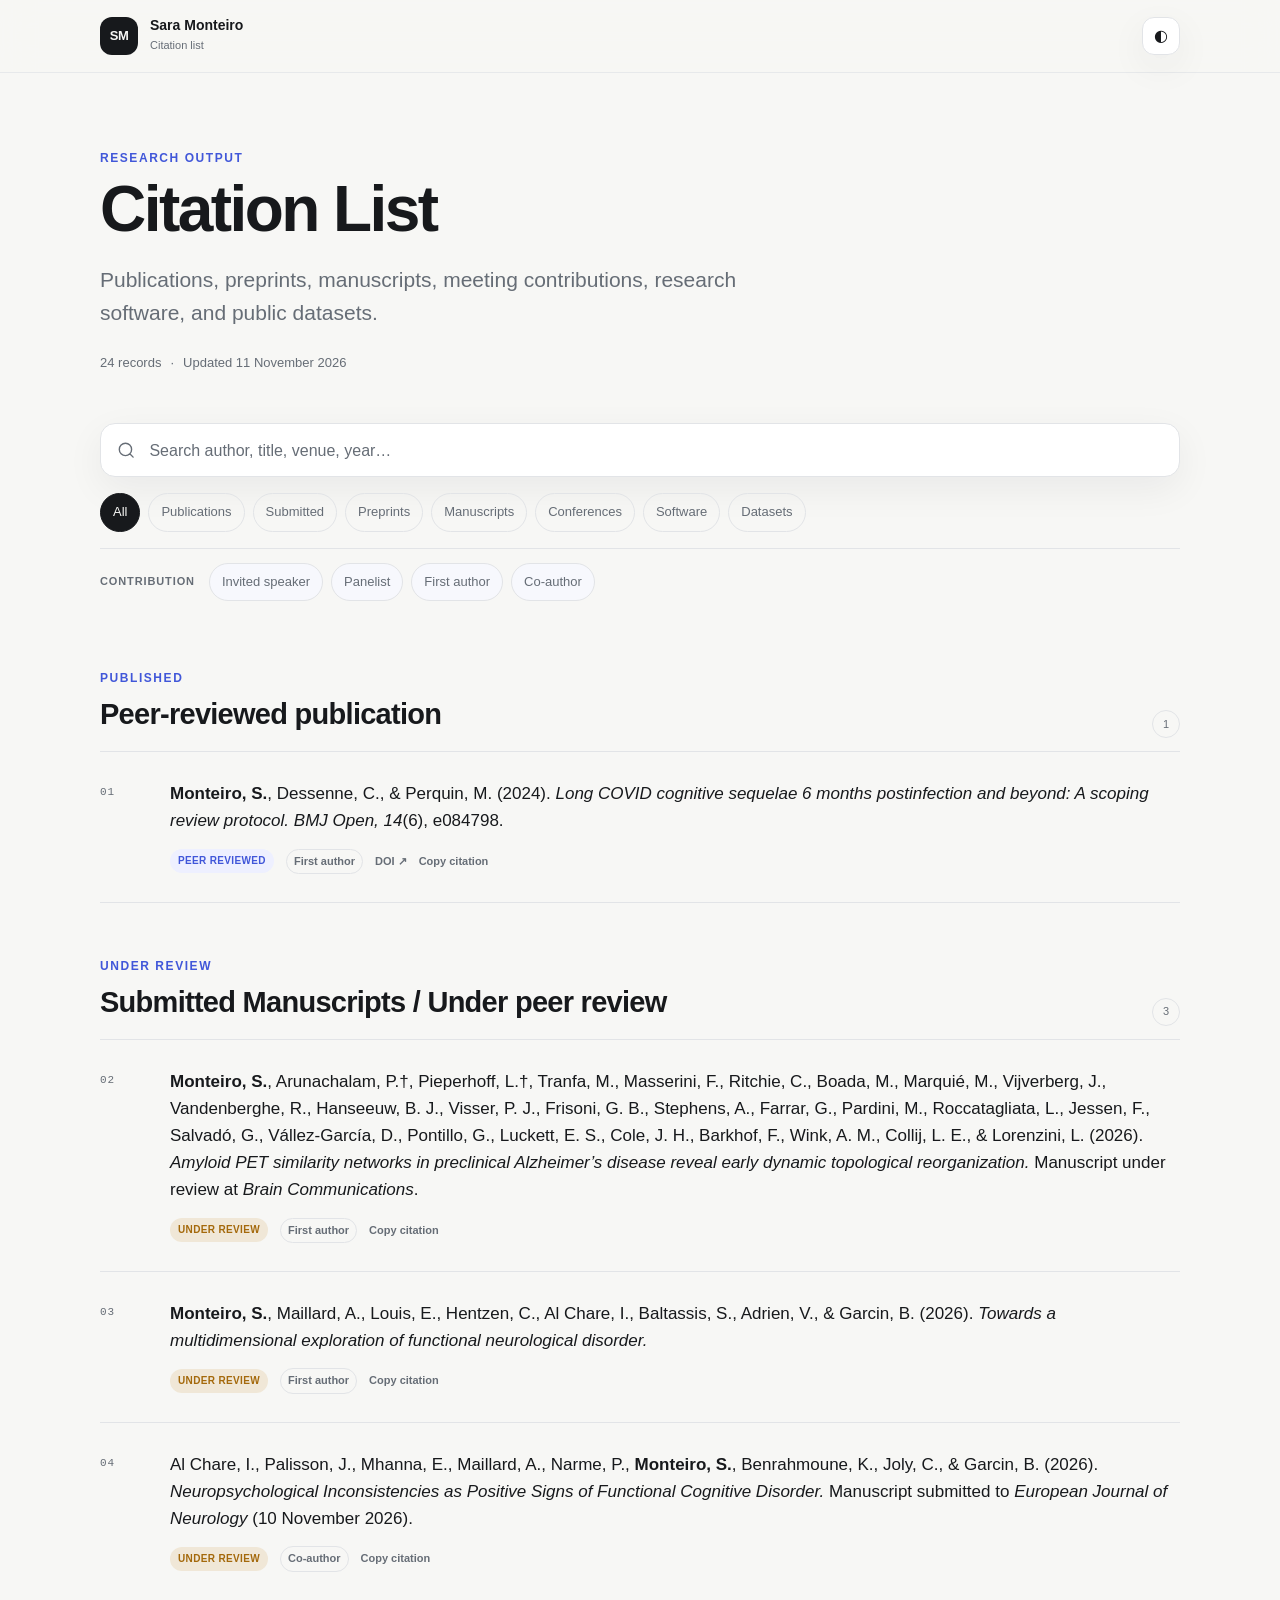
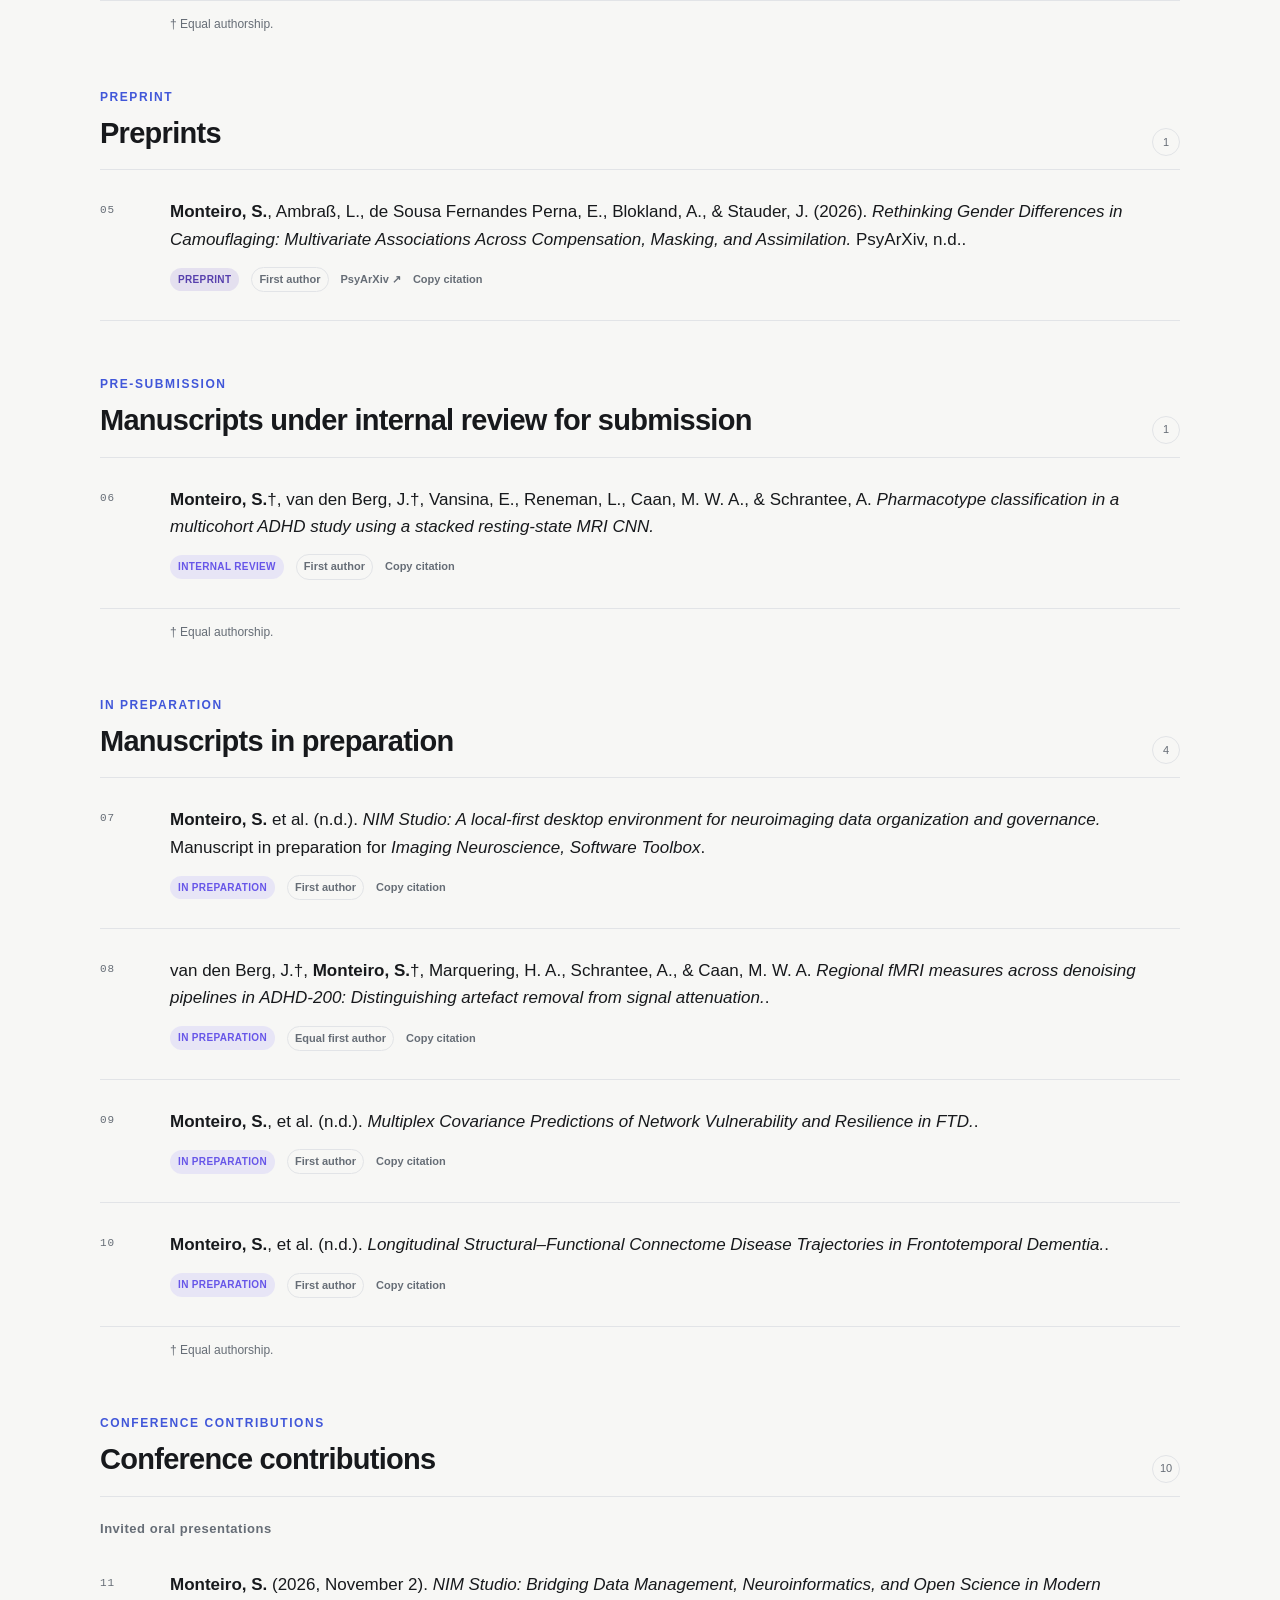
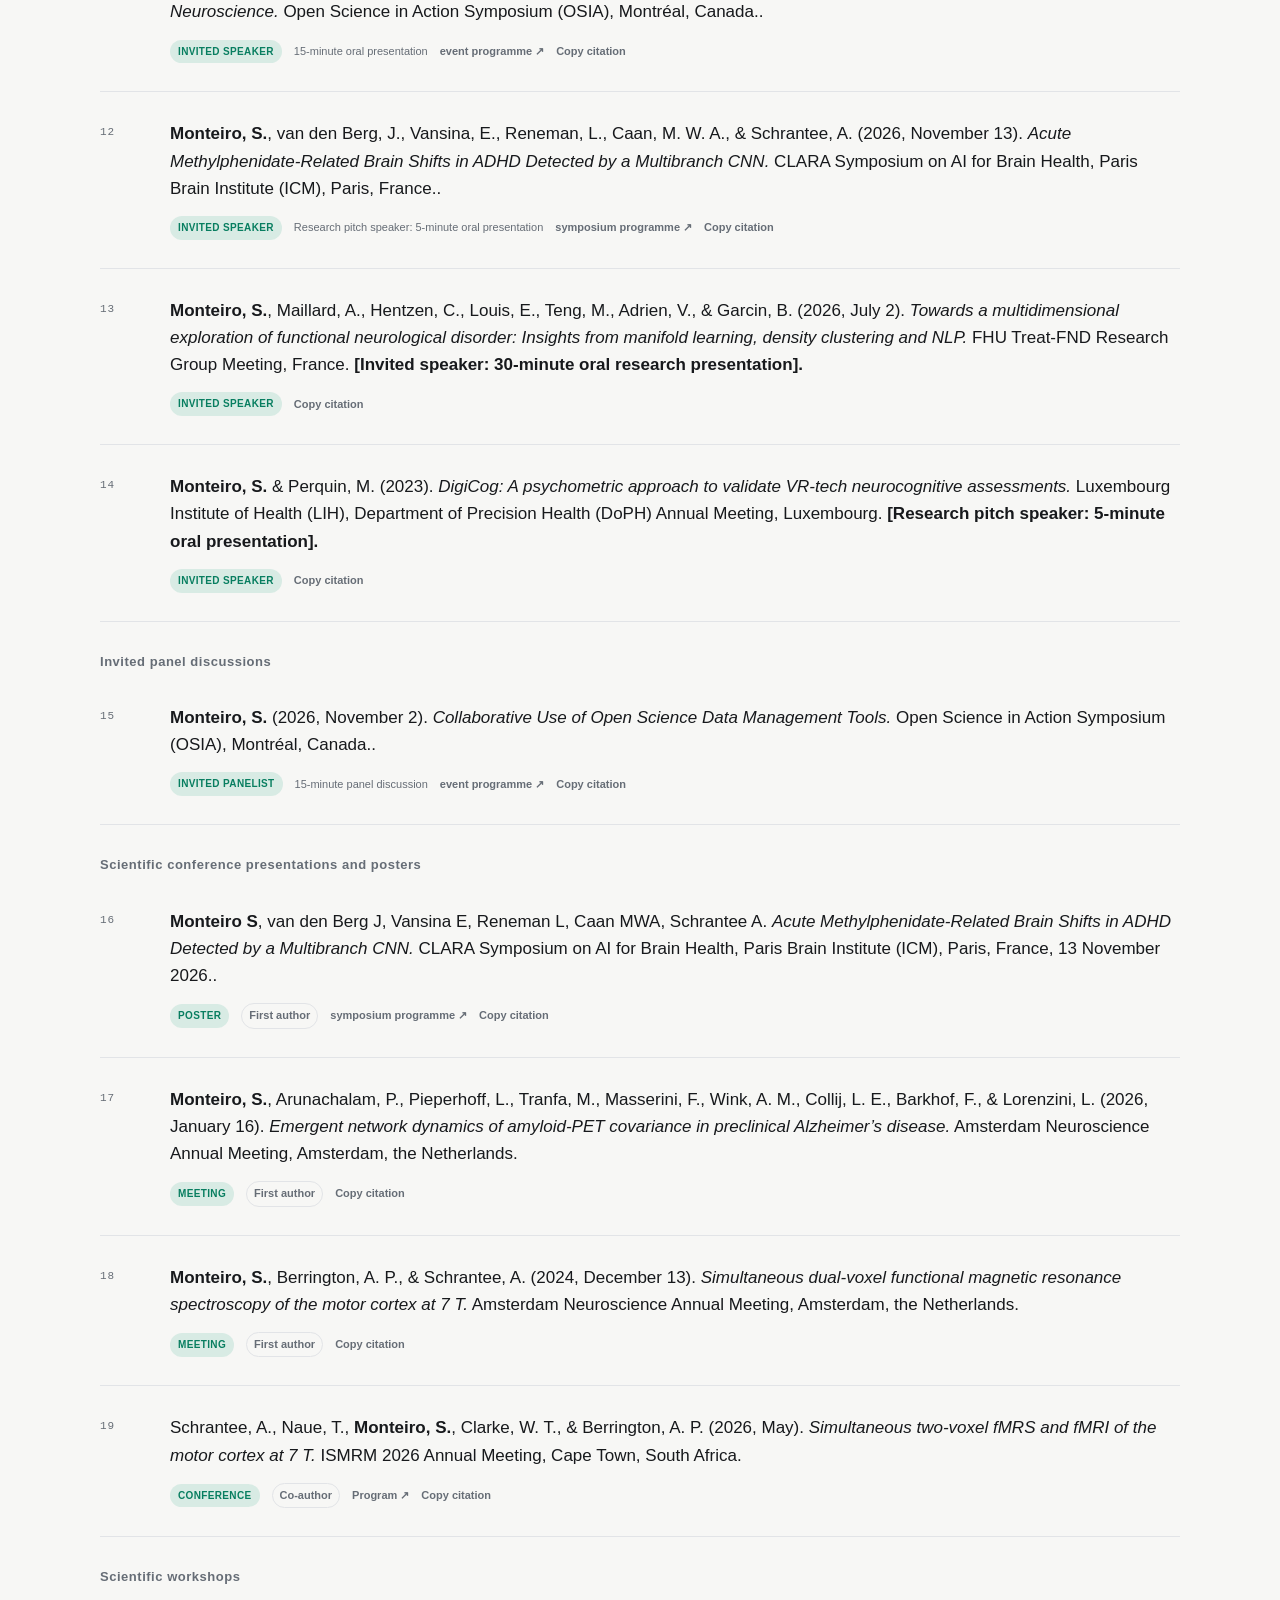
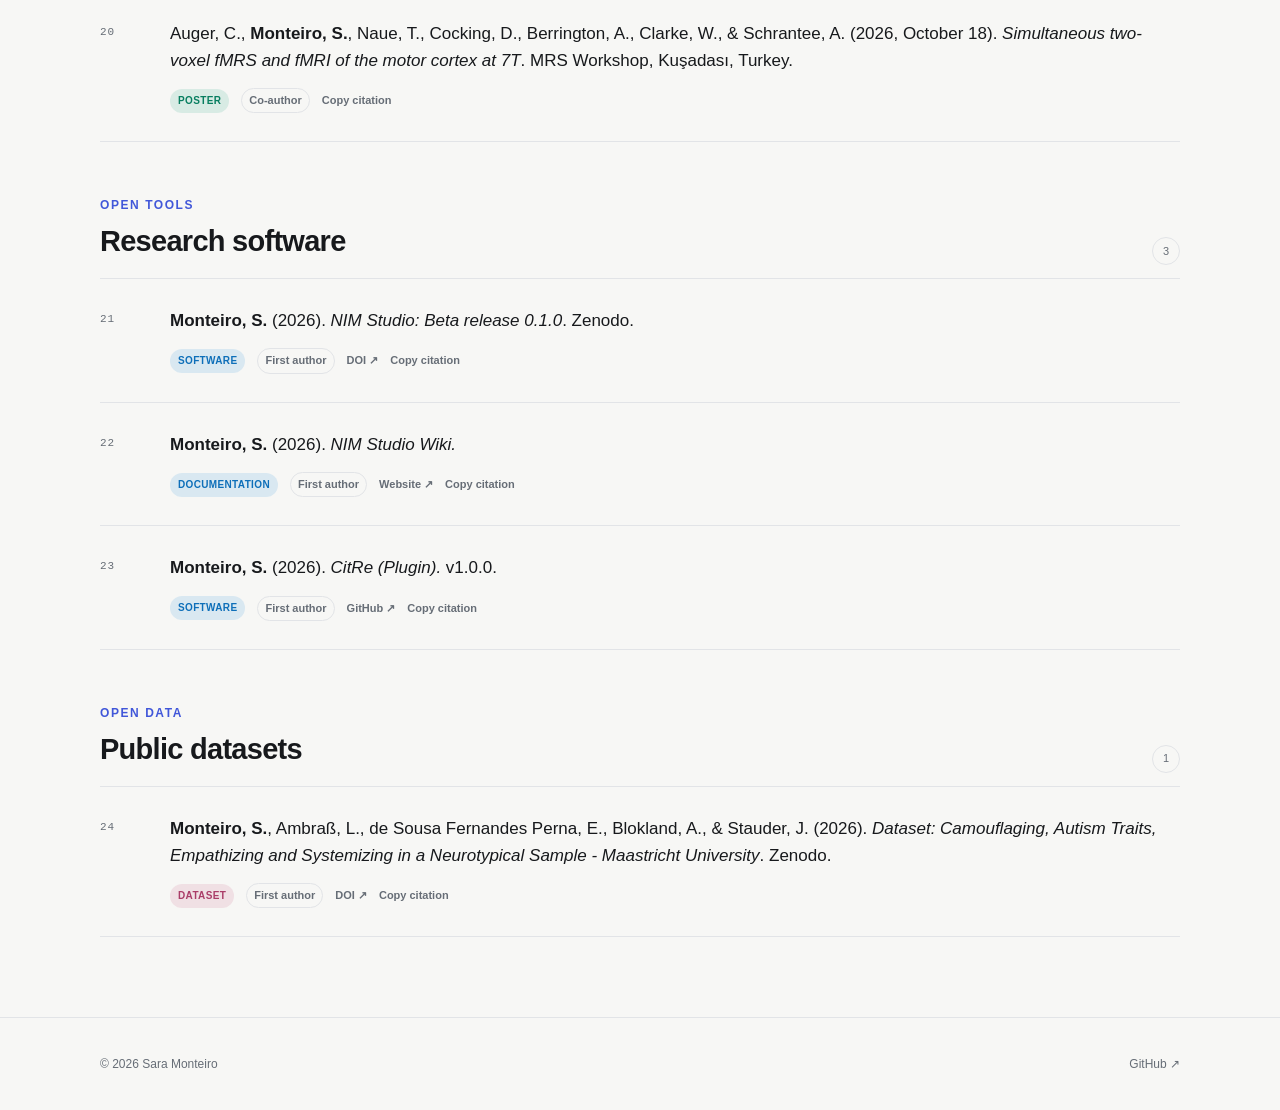
<file: index.html>
<!doctype html>
<html lang="en">
<head>
  <meta charset="utf-8">
  <meta name="viewport" content="width=device-width, initial-scale=1">
  <meta name="description" content="Citation list for Sara Monteiro: publications, preprints, manuscripts, meeting contributions, research software, and public datasets.">
  <meta name="author" content="Sara Monteiro">
  <meta name="theme-color" content="#0b0d10">
  <title>Sara Monteiro — Citation List</title>
  <link rel="stylesheet" href="./styles.css?v=20261108">
</head>
<body>
  <header class="site-header">
    <div class="wrap header-inner">
      <a class="brand" href="#top" aria-label="Citation list home">
        <span class="brand-mark" aria-hidden="true">SM</span>
        <span>
          <strong>Sara Monteiro</strong>
          <small>Citation list</small>
        </span>
      </a>
      <button class="theme-toggle" type="button" aria-label="Toggle color theme" title="Toggle color theme">◐</button>
    </div>
  </header>

  <main id="top" class="wrap">
    <section class="hero">
      <p class="eyebrow">Research output</p>
      <h1>Citation List</h1>
      <p class="lede">Publications, preprints, manuscripts, meeting contributions, research software, and public datasets.</p>
      <div class="hero-meta">
        <span id="record-count">Loading…</span>
        <span aria-hidden="true">·</span>
        <span id="updated-date">Reading CITATIONS.md</span>
      </div>
    </section>

    <section class="controls" aria-label="Citation controls">
      <label class="search">
        <span class="sr-only">Search citations</span>
        <svg viewBox="0 0 24 24" aria-hidden="true"><path d="m21 21-4.35-4.35m2.35-5.65A8 8 0 1 1 3 11a8 8 0 0 1 16 0Z"/></svg>
        <input id="search-input" type="search" placeholder="Search author, title, venue, year…" autocomplete="off">
      </label>

      <div class="filters" role="group" aria-label="Filter citations by output type">
        <button class="filter active" type="button" data-filter="all">All</button>
        <button class="filter" type="button" data-filter="publication">Publications</button>
        <button class="filter" type="button" data-filter="submitted">Submitted</button>
        <button class="filter" type="button" data-filter="preprint">Preprints</button>
        <button class="filter" type="button" data-filter="manuscript">Manuscripts</button>
        <button class="filter" type="button" data-filter="conference">Conferences</button>
        <button class="filter" type="button" data-filter="software">Software</button>
        <button class="filter" type="button" data-filter="dataset">Datasets</button>
      </div>

      <div class="role-controls">
        <span class="filter-label">Contribution</span>
        <div class="role-filters" role="group" aria-label="Filter citations by contribution role">
          <button class="role-filter" type="button" data-role="speaker" aria-pressed="false">Invited speaker</button>
          <button class="role-filter" type="button" data-role="panelist" aria-pressed="false">Panelist</button>
          <button class="role-filter" type="button" data-role="first-author" aria-pressed="false">First author</button>
          <button class="role-filter" type="button" data-role="co-author" aria-pressed="false">Co-author</button>
        </div>
        <button id="clear-roles" class="clear-roles" type="button" hidden>Clear roles</button>
      </div>
    </section>

    <div id="results-status" class="results-status" aria-live="polite"></div>

    <!-- Everything below is generated from CITATIONS.md -->
    <div id="citation-sections"></div>

    <div id="empty-state" class="empty-state" hidden>
      <strong>No citations found.</strong>
      <span>Try a different search term or filter.</span>
    </div>
  </main>

  <footer class="site-footer">
    <div class="wrap footer-inner">
      <span>© 2026 Sara Monteiro</span>
      <a href="https://github.com/monteiro-sara" target="_blank" rel="noopener">GitHub ↗</a>
    </div>
  </footer>

  <div class="toast" role="status" aria-live="polite" aria-atomic="true">Citation copied</div>
  <script src="./script.js?v=20261108"></script>
</body>
</html>
</file>
<file: styles.css>
:root {
  --bg: #f7f7f5;
  --panel: #ffffff;
  --text: #17191c;
  --muted: #666d76;
  --line: #e2e4e7;
  --accent: #4157d9;
  --accent-soft: #eef0ff;
  --shadow: 0 12px 38px rgba(20, 25, 35, .06);
  --radius: 18px;
  color-scheme: light;
}

html[data-theme="dark"] {
  --bg: #0b0d10;
  --panel: #111419;
  --text: #edf0f5;
  --muted: #9aa2ad;
  --line: #242a33;
  --accent: #8c9cff;
  --accent-soft: #1a2144;
  --shadow: 0 14px 48px rgba(0, 0, 0, .28);
  color-scheme: dark;
}

* { box-sizing: border-box; }

html {
  scroll-behavior: smooth;
  background: var(--bg);
}

body {
  margin: 0;
  min-height: 100vh;
  background:
    radial-gradient(circle at 12% -10%, color-mix(in srgb, var(--accent) 12%, transparent), transparent 31rem),
    var(--bg);
  color: var(--text);
  font-family: Arial, Helvetica, ui-sans-serif, -apple-system, BlinkMacSystemFont, "Segoe UI", sans-serif;
  line-height: 1.58;
  -webkit-font-smoothing: antialiased;
}

a { color: inherit; }
button, input { font: inherit; }
button { color: inherit; }

.wrap {
  width: min(1080px, calc(100% - 40px));
  margin: 0 auto;
}

.site-header {
  position: sticky;
  top: 0;
  z-index: 20;
  border-bottom: 1px solid color-mix(in srgb, var(--line) 74%, transparent);
  background: color-mix(in srgb, var(--bg) 82%, transparent);
  backdrop-filter: blur(16px);
}

.header-inner {
  min-height: 72px;
  display: flex;
  align-items: center;
  justify-content: space-between;
}

.brand {
  display: inline-flex;
  align-items: center;
  gap: 12px;
  color: inherit;
  text-decoration: none;
}

.brand-mark {
  width: 38px;
  height: 38px;
  display: grid;
  place-items: center;
  border-radius: 12px;
  background: var(--text);
  color: var(--bg);
  font-weight: 800;
  letter-spacing: -.04em;
  font-size: 13px;
}

.brand strong, .brand small { display: block; }
.brand strong { font-size: 14px; line-height: 1.1; }
.brand small { margin-top: 4px; color: var(--muted); font-size: 11px; }

.theme-toggle {
  width: 38px;
  height: 38px;
  border: 1px solid var(--line);
  border-radius: 12px;
  background: var(--panel);
  cursor: pointer;
  box-shadow: var(--shadow);
}

.hero {
  padding: 76px 0 50px;
  max-width: 820px;
}

.eyebrow, .section-kicker {
  margin: 0 0 8px;
  color: var(--accent);
  font-size: 12px;
  font-weight: 800;
  text-transform: uppercase;
  letter-spacing: .13em;
}

h1 {
  margin: 0;
  font-size: clamp(38px, 6vw, 64px);
  line-height: 1.04;
  letter-spacing: -.04em;
  font-weight: 700;
}

.lede {
  max-width: 700px;
  margin: 20px 0 0;
  color: var(--muted);
  font-size: clamp(17px, 2.2vw, 21px);
}

.hero-meta {
  display: flex;
  flex-wrap: wrap;
  gap: 9px;
  margin-top: 24px;
  color: var(--muted);
  font-size: 13px;
}

.controls {
  display: grid;
  gap: 16px;
  margin-bottom: 34px;
}

.search {
  height: 54px;
  display: flex;
  align-items: center;
  gap: 12px;
  padding: 0 16px;
  border: 1px solid var(--line);
  border-radius: 15px;
  background: var(--panel);
  box-shadow: var(--shadow);
}

.search svg {
  width: 19px;
  fill: none;
  stroke: var(--muted);
  stroke-width: 1.8;
  stroke-linecap: round;
}

.search input {
  width: 100%;
  border: 0;
  outline: 0;
  background: transparent;
  color: var(--text);
}

.search input::placeholder { color: var(--muted); }

.filters {
  display: flex;
  flex-wrap: wrap;
  gap: 8px;
}

.filter, .role-filter {
  padding: 8px 12px;
  border: 1px solid var(--line);
  border-radius: 999px;
  background: transparent;
  color: var(--muted);
  font-size: 13px;
  cursor: pointer;
  transition: 160ms ease;
}

.filter:hover, .role-filter:hover {
  border-color: color-mix(in srgb, var(--accent) 48%, var(--line));
  color: var(--text);
}

.filter.active {
  border-color: var(--text);
  background: var(--text);
  color: var(--bg);
}

.role-controls {
  display: flex;
  align-items: center;
  flex-wrap: wrap;
  gap: 10px 14px;
  padding-top: 14px;
  border-top: 1px solid var(--line);
}

.filter-label {
  color: var(--muted);
  font-size: 11px;
  font-weight: 750;
  letter-spacing: .08em;
  text-transform: uppercase;
}

.role-filters {
  display: flex;
  flex-wrap: wrap;
  gap: 8px;
}

.role-filter {
  background: color-mix(in srgb, var(--accent) 4%, var(--panel));
}

.role-filter.active {
  background: var(--accent-soft);
  color: var(--accent);
  border-color: color-mix(in srgb, var(--accent) 65%, var(--line));
}

.clear-roles {
  border: 0;
  background: transparent;
  color: var(--muted);
  text-decoration: underline;
  text-underline-offset: 3px;
  cursor: pointer;
  font-size: 12px;
  padding: 6px;
}

.filter:focus-visible,
.role-filter:focus-visible,
.clear-roles:focus-visible,
.copy-btn:focus-visible {
  outline: 2px solid var(--accent);
  outline-offset: 3px;
}

.results-status {
  min-height: 20px;
  margin-bottom: 14px;
  color: var(--muted);
  font-size: 12px;
}

.citation-section { margin: 0 0 54px; }

.section-heading {
  display: flex;
  align-items: end;
  justify-content: space-between;
  gap: 20px;
  padding-bottom: 13px;
  border-bottom: 1px solid var(--line);
}

.section-heading h2 {
  margin: 0;
  font-size: clamp(21px, 3vw, 29px);
  letter-spacing: -.025em;
}

.section-kicker { margin-bottom: 4px; }

.citation-subgroup + .citation-subgroup {
  margin-top: 30px;
}

.subsection-heading {
  margin: 22px 0 4px;
  color: var(--muted);
  font-size: 13px;
  font-weight: 750;
  letter-spacing: .04em;
}

.section-count {
  min-width: 28px;
  height: 28px;
  display: grid;
  place-items: center;
  border: 1px solid var(--line);
  border-radius: 999px;
  color: var(--muted);
  font-size: 11px;
}

.entry {
  display: grid;
  grid-template-columns: 52px minmax(0, 1fr);
  gap: 18px;
  padding: 28px 0;
  border-bottom: 1px solid var(--line);
}

.entry-index {
  color: var(--muted);
  font: 500 11px/1.4 ui-monospace, SFMono-Regular, Menlo, Consolas, monospace;
  letter-spacing: .08em;
  padding-top: 5px;
}

.citation {
  margin: 0;
  font-family: Arial, Helvetica, sans-serif;
  font-size: clamp(15px, 1.9vw, 17px);
  line-height: 1.6;
}

.citation .self-author { font-weight: 800; }
.citation .work-title { font-style: italic; font-weight: 400; }

.entry-meta {
  display: flex;
  flex-wrap: wrap;
  align-items: center;
  gap: 8px 12px;
  margin-top: 14px;
}

.entry-meta a,
.copy-btn {
  border: 0;
  background: transparent;
  padding: 0;
  color: var(--muted);
  font-size: 11px;
  font-weight: 700;
  text-decoration: none;
  cursor: pointer;
}

.authorship-tag,
.role-detail {
  color: var(--muted);
  font-size: 11px;
  font-weight: 600;
}

.authorship-tag {
  padding: 3px 7px;
  border: 1px solid var(--line);
  border-radius: 999px;
}

.role-detail {
  font-weight: 500;
}

.entry-meta a:hover,
.copy-btn:hover { color: var(--accent); }

.status {
  padding: 4px 8px;
  border-radius: 999px;
  font-size: 10px;
  font-weight: 800;
  letter-spacing: .035em;
  text-transform: uppercase;
  background: var(--accent-soft);
  color: var(--accent);
}

.status.review { background: color-mix(in srgb, #c48620 14%, transparent); color: #a4690c; }
.status.preprint { background: color-mix(in srgb, #6246c7 13%, transparent); color: #5740ad; }
.status.prep { background: color-mix(in srgb, #7d6bff 13%, transparent); color: #6756e8; }
.status.conference { background: color-mix(in srgb, #0a9e77 13%, transparent); color: #087e60; }
.status.invited { background: color-mix(in srgb, #0a9e77 13%, transparent); color: #087e60; }
.status.software { background: color-mix(in srgb, #1281d9 13%, transparent); color: #0e6fb9; }
.status.dataset { background: color-mix(in srgb, #c34a77 13%, transparent); color: #aa3d68; }

html[data-theme="dark"] .status.review { color: #e9b968; }
html[data-theme="dark"] .status.preprint { color: #b8a6ff; }
html[data-theme="dark"] .status.prep { color: #b2a7ff; }
html[data-theme="dark"] .status.conference { color: #6ed9b9; }
html[data-theme="dark"] .status.invited { color: #6ed9b9; }
html[data-theme="dark"] .status.software { color: #74baf0; }
html[data-theme="dark"] .status.dataset { color: #ef91b7; }

.note {
  margin: 14px 0 0 70px;
  color: var(--muted);
  font-size: 12px;
}

.empty-state {
  padding: 60px 20px 100px;
  text-align: center;
  color: var(--muted);
}
.empty-state strong, .empty-state span { display: block; }
.empty-state strong { color: var(--text); font-size: 18px; }
.empty-state span { margin-top: 5px; font-size: 13px; }

.site-footer {
  margin-top: 80px;
  border-top: 1px solid var(--line);
  color: var(--muted);
  font-size: 12px;
}

.footer-inner {
  min-height: 92px;
  display: flex;
  align-items: center;
  justify-content: space-between;
  gap: 20px;
}

.footer-inner a {
  color: var(--muted);
  text-decoration: none;
}
.footer-inner a:hover { color: var(--text); }

.toast {
  position: fixed;
  right: 22px;
  bottom: 22px;
  z-index: 30;
  transform: translateY(10px);
  opacity: 0;
  pointer-events: none;
  padding: 10px 13px;
  border: 1px solid var(--line);
  border-radius: 10px;
  background: var(--text);
  color: var(--bg);
  box-shadow: var(--shadow);
  font-size: 12px;
  transition: 180ms ease;
}

.toast.show {
  opacity: 1;
  transform: translateY(0);
}

.sr-only {
  position: absolute;
  width: 1px;
  height: 1px;
  padding: 0;
  margin: -1px;
  overflow: hidden;
  clip: rect(0, 0, 0, 0);
  white-space: nowrap;
  border: 0;
}

[hidden] { display: none !important; }

@media (max-width: 640px) {
  .wrap { width: min(100% - 28px, 1080px); }
  .hero { padding-top: 52px; }
  h1 { font-size: clamp(38px, 12vw, 54px); }
  .entry { grid-template-columns: 34px minmax(0, 1fr); gap: 10px; }
  .role-controls { align-items: flex-start; gap: 8px; }
  .filter-label { width: 100%; }
  .note { margin-left: 44px; }
  .footer-inner { min-height: 82px; }
}
</file>
